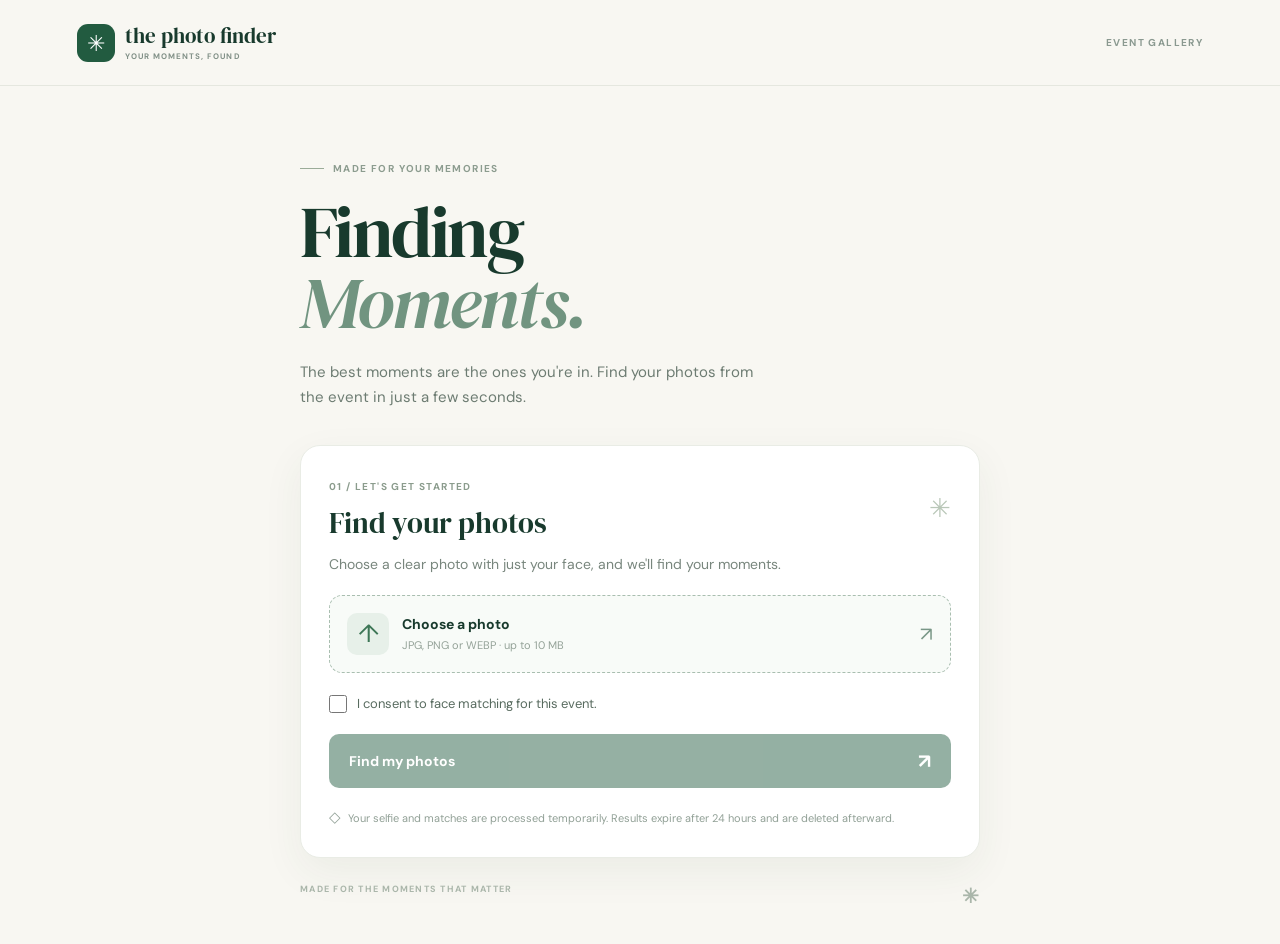
<file: online/index.html>
<!doctype html>
<html lang="en">
<head>
  <meta charset="utf-8">
  <meta name="viewport" content="width=device-width, initial-scale=1">
  <meta name="referrer" content="no-referrer">
  <meta name="theme-color" content="#f8f7f2">
  <title>Find your event photos</title>
  <link rel="stylesheet" href="./style.css">
</head>
<body>
  <header class="topbar"><a class="brand" href="./" aria-label="Event Photo Finder home"><span class="brand-mark" aria-hidden="true">✳</span><span>the photo finder<small>YOUR MOMENTS, FOUND</small></span></a><span class="top-label">EVENT GALLERY</span></header>
  <main>
    <section id="form-section" class="intro">
      <div class="eyebrow"><span></span> MADE FOR YOUR MEMORIES</div>
      <h1>Finding <br><em>Moments.</em></h1>
      <p class="intro-copy">The best moments are the ones you're in. Find your photos from the event in just a few seconds.</p>
      <div class="upload-card">
        <div class="card-heading"><div><span class="step">01 / LET'S GET STARTED</span><h2>Find your photos</h2></div><span class="sparkle" aria-hidden="true">✳</span></div>
        <p class="card-copy">Choose a clear photo with just your face, and we'll find your moments.</p>
        <label class="upload" for="selfie"><span class="upload-icon" aria-hidden="true">↑</span><span><strong id="file-label">Choose a photo</strong><small>JPG, PNG or WEBP · up to 10 MB</small></span><span class="upload-arrow" aria-hidden="true">↗</span></label>
        <input class="file-input" id="selfie" type="file" accept="image/jpeg,image/png,image/webp">
        <label class="consent"><input id="consent" type="checkbox"><span>I consent to face matching for this event.</span></label>
        <button id="search" class="primary" disabled>Find my photos <span aria-hidden="true">↗</span></button>
        <p class="privacy"><span aria-hidden="true">◇</span> Your selfie and matches are processed temporarily. Results expire after 24 hours and are deleted afterward.</p>
      </div>
      <div class="bottom-note"><span>MADE FOR THE MOMENTS THAT MATTER</span><span>✳</span></div>
    </section>
    <section id="results" class="results" hidden>
      <div class="eyebrow"><span></span> YOUR EVENT GALLERY</div>
      <div class="results-head"><div><h1>Your <em>moments.</em></h1><p id="summary"></p></div><button id="again" class="text-button">New search ↗</button></div>
      <div class="gallery-toolbar"><div><span class="gallery-title">Your photos</span><span id="gallery-count" class="gallery-count"></span></div><div class="view-controls" role="group" aria-label="Photo layout">
        <button class="view-button active" data-view="large" aria-label="Large grid" aria-pressed="true" title="Large grid"><span class="icon-large" aria-hidden="true"><i></i><i></i><i></i><i></i></span></button>
        <button class="view-button" data-view="compact" aria-label="Compact grid" aria-pressed="false" title="Compact grid"><span class="icon-compact" aria-hidden="true"><i></i><i></i><i></i><i></i><i></i><i></i><i></i><i></i><i></i></span></button>
        <button class="view-button" data-view="list" aria-label="List view" aria-pressed="false" title="List view"><span class="icon-list" aria-hidden="true"><i></i><i></i><i></i></span></button>
      </div></div>
      <div id="photos" class="photos" data-view="large"></div>
      <p id="empty" class="empty" hidden>No matching photos found yet. Try a clear photo of your face, or check back after more event photos are added.</p>
      <p class="gallery-note">Your results are available for 24 hours.</p>
    </section>
    <p id="message" class="message" role="status" aria-live="polite"></p>
  </main>
  <dialog id="preview" class="preview"><div class="preview-bar"><span>YOUR PHOTO</span><button id="close-preview" aria-label="Close photo preview">✕</button></div><img id="preview-image" alt="Selected event photo"><div class="preview-footer"><span id="preview-name"></span><button id="preview-download" class="primary">Download photo ↓</button></div></dialog>
  <script type="module" src="./main.js"></script>
</body>
</html>
</file>
<file: online/style.css>
@import url('https://fonts.googleapis.com/css2?family=DM+Sans:wght@400;500;600;700&family=DM+Serif+Display:ital@0;1&display=swap');
:root{color-scheme:light;--ink:#183a2d;--green:#225b40;--muted:#718078;--line:#e3e7de;--paper:#f8f7f2;--white:#fff;--serif:'DM Serif Display',Georgia,serif;--sans:'DM Sans',Arial,sans-serif}
*{box-sizing:border-box}body{margin:0;background:var(--paper);color:var(--ink);font-family:var(--sans);-webkit-font-smoothing:antialiased}button,input{font:inherit}button{cursor:pointer}button:focus-visible,a:focus-visible,.upload:focus-within{outline:3px solid #c89157;outline-offset:3px}[hidden]{display:none!important}
.topbar{height:86px;border-bottom:1px solid #e5e7df;display:flex;align-items:center;justify-content:space-between;padding:0 max(6vw,24px)}.brand{display:flex;align-items:center;gap:10px;text-decoration:none;color:var(--ink);font-family:var(--serif);font-size:21px;line-height:1}.brand-mark{width:38px;height:38px;display:grid;place-items:center;background:var(--green);color:white;border-radius:11px;font-size:22px}.brand small{display:block;margin-top:5px;color:#819087;font:700 8px var(--sans);letter-spacing:.13em}.top-label,.step,.eyebrow,.bottom-note,.preview-bar{font-size:10px;font-weight:700;letter-spacing:.14em}.top-label{color:#8a9990}main{width:min(100% - 40px,1040px);margin:auto}.intro{max-width:680px;margin:76px auto 0}.eyebrow{display:flex;align-items:center;gap:9px;color:#8c9c8f}.eyebrow span{width:24px;height:1px;background:#9bac99}h1,h2,p{margin:0}h1{font:400 clamp(47px,7vw,72px)/.99 var(--serif);letter-spacing:-.035em;margin:21px 0}h1 em{color:#719480;font-weight:400}.intro-copy{max-width:480px;color:#6d7c72;line-height:1.7;font-size:15px}.upload-card{margin-top:34px;background:#fff;border:1px solid #e9ece5;border-radius:20px;padding:28px;box-shadow:0 14px 40px #334a3210}.card-heading{display:flex;justify-content:space-between;align-items:center}.step{color:#8b9c8d}.card-heading h2{font:400 29px var(--serif);margin-top:8px}.sparkle{font-size:26px;color:#b9c7b8}.card-copy{font-size:14px;color:#78867d;line-height:1.6;margin:10px 0 20px}.upload{border:1px dashed #a9beb0;background:#f8fbf8;border-radius:13px;padding:17px;display:flex;align-items:center;gap:13px;cursor:pointer}.upload-icon{width:42px;height:42px;border-radius:10px;background:#e7f0e9;display:grid;place-items:center;font-size:25px;color:#3d7656}.upload strong,.upload small{display:block}.upload strong{font-size:14px}.upload small{font-size:11px;color:#94a298;margin-top:5px}.upload-arrow{margin-left:auto;color:#799787;font-size:20px}.file-input{position:absolute;width:1px;height:1px;opacity:0}.consent{display:flex;gap:10px;align-items:flex-start;color:#586b5f;font-size:13px;line-height:1.5;margin:21px 0}.consent input{width:18px;height:18px;accent-color:var(--green);margin:1px 0 0;flex:none}.primary{display:flex;align-items:center;justify-content:center;gap:12px;border:0;border-radius:10px;min-height:54px;width:100%;padding:12px 20px;background:var(--green);color:#fff;font-weight:700;font-size:14px}.primary span{font-size:20px;margin-left:auto}.primary:disabled{opacity:.48;cursor:not-allowed}.privacy{font-size:11px;line-height:1.6;color:#91a096;margin-top:17px}.privacy span{font-size:15px;margin-right:4px}.bottom-note{display:flex;justify-content:space-between;color:#aab6aa;margin:25px 0 35px;font-size:9px}.bottom-note span:last-child{font-size:20px}
.results{padding:60px 0 36px}.results-head{display:flex;align-items:end;justify-content:space-between;gap:16px}.results-head h1{margin-bottom:12px}.results-head p{color:var(--muted);font-size:14px}.text-button{border:0;background:none;color:var(--green);font-weight:700;font-size:13px;padding:12px 0;white-space:nowrap}.gallery-toolbar{border-top:1px solid var(--line);margin:38px 0 18px;padding-top:18px;display:flex;justify-content:space-between;align-items:center;gap:12px}.gallery-title{font-weight:700;font-size:15px}.gallery-count{font-size:11px;color:#819087;margin-left:8px}.view-controls{display:flex;background:#eeefe9;border-radius:10px;padding:3px;gap:2px}.view-button{width:38px;height:38px;display:grid;place-items:center;border:0;border-radius:8px;background:transparent;color:#788c80}.view-button.active{color:var(--green);background:white;box-shadow:0 1px 4px #20382617}.icon-large,.icon-compact{width:17px;height:17px;display:grid;gap:3px;grid-template-columns:repeat(2,1fr)}.icon-compact{grid-template-columns:repeat(3,1fr);gap:2px}.icon-large i,.icon-compact i{border:1.5px solid currentColor;border-radius:1px}.icon-list{width:18px;display:grid;gap:4px}.icon-list i{height:2px;background:currentColor;border-radius:2px}.photos{display:grid;grid-template-columns:repeat(2,minmax(0,1fr));gap:20px}.photos[data-view=compact]{grid-template-columns:repeat(4,minmax(0,1fr));gap:10px}.photos[data-view=list]{grid-template-columns:1fr;gap:12px}.result{min-width:0}.photo-open{display:block;width:100%;padding:0;border:0;border-radius:13px;background:#e8eee7;overflow:hidden;aspect-ratio:4/5}.photo{display:block;width:100%;height:100%;object-fit:cover}.photo-meta{display:flex;align-items:center;justify-content:space-between;gap:8px;padding:10px 2px}.photo-name{overflow:hidden;text-overflow:ellipsis;white-space:nowrap;font-size:12px;color:#75857a}.download{flex:none;width:38px;height:38px;border:1px solid var(--line);border-radius:50%;background:#fff;color:var(--green);font-size:19px;display:grid;place-items:center}.download:disabled,.photo-open:disabled{opacity:.5;cursor:wait}.photos[data-view=compact] .photo-meta{justify-content:flex-end;padding:5px 0}.photos[data-view=compact] .photo-name{display:none}.photos[data-view=compact] .download{width:32px;height:32px;font-size:16px}.photos[data-view=list] .result{display:flex;align-items:center;gap:14px;background:white;border:1px solid var(--line);border-radius:13px;padding:8px}.photos[data-view=list] .photo-open{width:80px;height:80px;aspect-ratio:1;flex:none;border-radius:8px}.photos[data-view=list] .photo-meta{flex:1;min-width:0;padding-right:6px}.gallery-note,.empty{font-size:12px;color:#89978d;line-height:1.6;margin-top:24px}.empty{background:white;padding:24px;border-radius:14px}.message{color:#a33e2b;font-size:14px;line-height:1.5;margin:16px 0}.preview{border:0;border-radius:16px;background:#152c22;color:white;padding:0;width:min(94vw,680px);max-height:92dvh;overflow:auto}.preview::backdrop{background:#0b1c16d9}.preview-bar,.preview-footer{display:flex;align-items:center;justify-content:space-between;gap:12px;padding:16px}.preview-bar button{width:40px;height:40px;border:0;background:#ffffff20;color:white;border-radius:50%;font-size:18px}.preview img{display:block;max-height:65dvh;max-width:100%;margin:auto;object-fit:contain}.preview-footer{align-items:center}.preview-footer span{overflow:hidden;text-overflow:ellipsis;white-space:nowrap;font-size:12px}.preview-footer .primary{width:auto;white-space:nowrap}
@media(max-width:600px){.topbar{height:72px;padding:0 20px}.top-label{display:none}.brand{font-size:19px}.brand-mark{width:36px;height:36px}main{width:calc(100% - 36px)}.intro{margin-top:48px}h1{font-size:52px}.intro-copy{font-size:14px}.upload-card{margin-top:27px;padding:21px;border-radius:16px}.card-heading h2{font-size:25px}.results{padding-top:42px}.results-head h1{font-size:48px}.gallery-toolbar{margin-top:32px}.photos{gap:12px}.photos[data-view=compact]{grid-template-columns:repeat(3,minmax(0,1fr));gap:8px}.photo-open{border-radius:9px}.photo-name{font-size:11px}.preview-footer{flex-wrap:wrap}.preview-footer .primary{width:100%}}
@media(max-width:360px){h1,.results-head h1{font-size:42px}.results-head{align-items:start;flex-direction:column;gap:2px}.gallery-toolbar{margin-top:22px}}
@media(prefers-reduced-motion:reduce){*,*:before,*:after{scroll-behavior:auto!important}}
</file>
